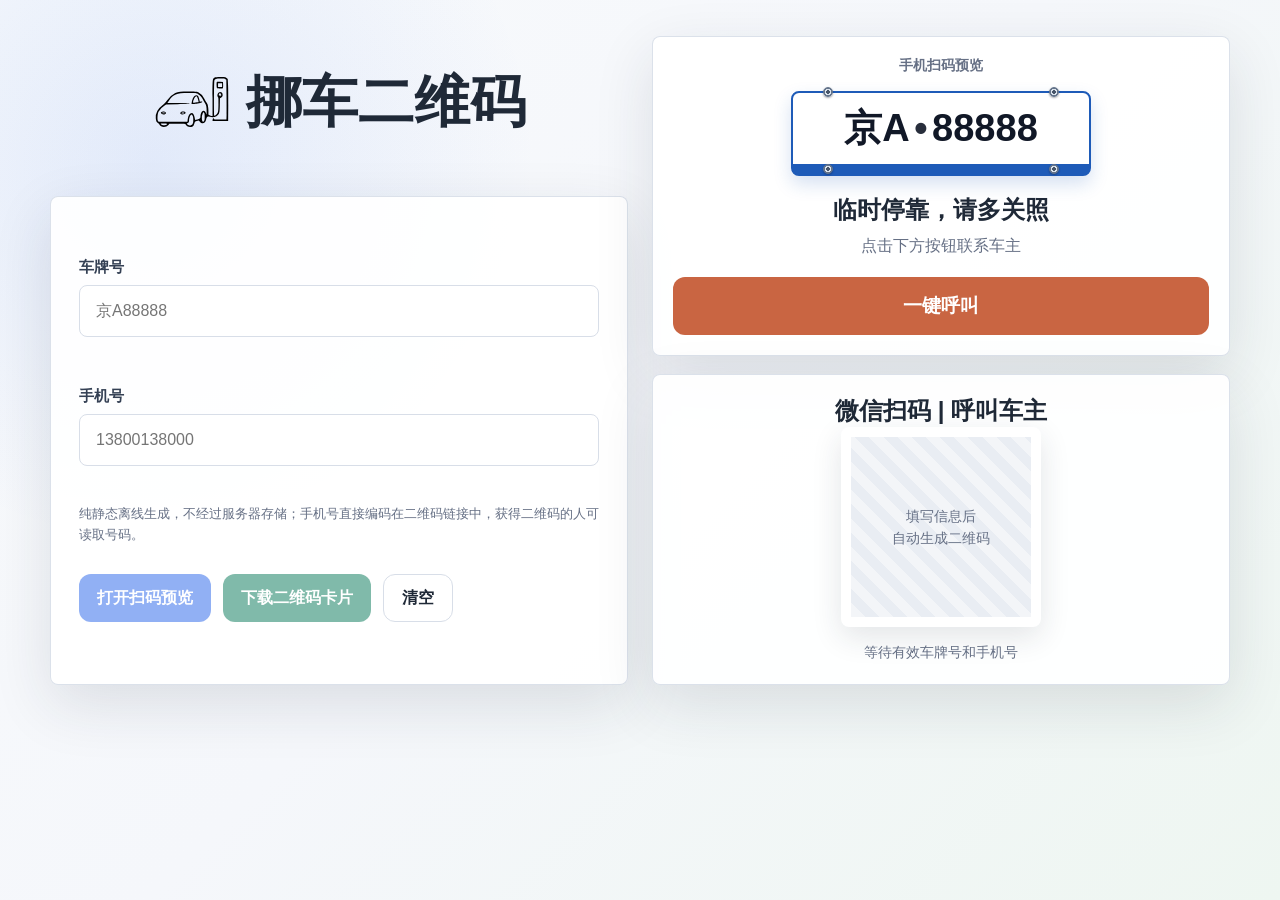
<file: public/index.html>
<!DOCTYPE html>
<html lang="zh-CN">
<head>
  <meta charset="UTF-8">
  <meta name="viewport" content="width=device-width, initial-scale=1.0, viewport-fit=cover">
  <meta name="theme-color" content="#f5f7fb">
  <meta name="referrer" content="no-referrer">
  <title>挪车二维码</title>
  <link rel="icon" type="image/svg+xml" href="electric-car-charging.svg">
  <link rel="stylesheet" href="styles.css">
  <script src="qrcode.min.js" defer></script>
  <script src="plate-utils.js" defer></script>
  <script src="index.js" defer></script>
</head>
<body class="generator-page">
  <main class="page">
    <section class="layout">
      <div class="left-pane">
        <header class="header">
          <h1><img class="site-logo" src="electric-car-charging.svg" alt="" aria-hidden="true">挪车二维码</h1>
        </header>

        <form class="panel form-panel" id="inputForm" novalidate>
          <div class="field">
            <label for="plateNumber">车牌号</label>
            <input id="plateNumber" name="plateNumber" type="text" autocomplete="off" placeholder="京A88888" aria-describedby="plateNumberError" required>
            <div id="plateNumberError" class="error" aria-live="polite"></div>
          </div>

          <div class="field">
            <label for="phoneNumber">手机号</label>
            <input id="phoneNumber" name="phoneNumber" type="tel" inputmode="numeric" autocomplete="tel" placeholder="13800138000" maxlength="20" aria-describedby="phoneNumberError phoneNumberHint" required>
            <div id="phoneNumberError" class="error" aria-live="polite"></div>
            <div id="phoneNumberHint" class="hint">纯静态离线生成，不经过服务器存储；手机号直接编码在二维码链接中，获得二维码的人可读取号码。</div>
          </div>

          <div class="actions">
            <a id="previewLink" class="button primary disabled" aria-disabled="true" target="_blank" rel="noopener noreferrer">打开扫码预览</a>
            <button id="downloadButton" class="button secondary" type="button" disabled>下载二维码卡片</button>
            <button id="resetButton" class="button ghost" type="button">清空</button>
          </div>
        </form>
      </div>

      <aside class="preview-column" aria-label="实时预览">
        <section class="panel phone-preview">
          <p class="preview-title">手机扫码预览</p>
          <div id="previewPlate" class="plate" aria-label="车牌号预览">
            <span class="plate-screw screw-top-left" aria-hidden="true"></span>
            <span class="plate-screw screw-top-right" aria-hidden="true"></span>
            <span class="plate-screw screw-bottom-left" aria-hidden="true"></span>
            <span class="plate-screw screw-bottom-right" aria-hidden="true"></span>
            <span id="previewProvince">京</span><span id="previewLetter">A</span><span class="plate-dot" aria-hidden="true">•</span><span id="previewNumber">88888</span>
          </div>
          <h2 class="scan-message">临时停靠，请多关照</h2>
          <p class="scan-copy">点击下方按钮联系车主</p>
          <span class="call-preview">一键呼叫</span>
        </section>

        <section class="panel print-card" id="cardContent">
          <h2>微信扫码 | 呼叫车主</h2>
          <div id="qrcode">
            <div class="qr-placeholder">填写信息后<br>自动生成二维码</div>
          </div>
          <div id="qrStatus" class="status" role="status">等待有效车牌号和手机号</div>
        </section>
      </aside>
    </section>
  </main>

  <div id="saveModal" class="save-modal" role="dialog" aria-modal="true" aria-labelledby="saveModalTitle" hidden>
    <div class="save-modal-backdrop" data-close-modal="true"></div>
    <div class="save-modal-dialog" role="document">
      <div class="save-modal-header">
        <h2 id="saveModalTitle">长按图片保存</h2>
        <button id="closeSaveModal" class="save-modal-close" type="button" aria-label="关闭弹窗">×</button>
      </div>
      <p class="save-modal-tip">微信内置浏览器不支持直接下载图片，请长按下方二维码卡片保存到相册。</p>
      <img id="saveModalImage" class="save-modal-image" alt="可长按保存的挪车二维码卡片">
      <button id="confirmSaveModal" class="button ghost save-modal-action" type="button">关闭</button>
    </div>
  </div>
</body>
</html>
</file>
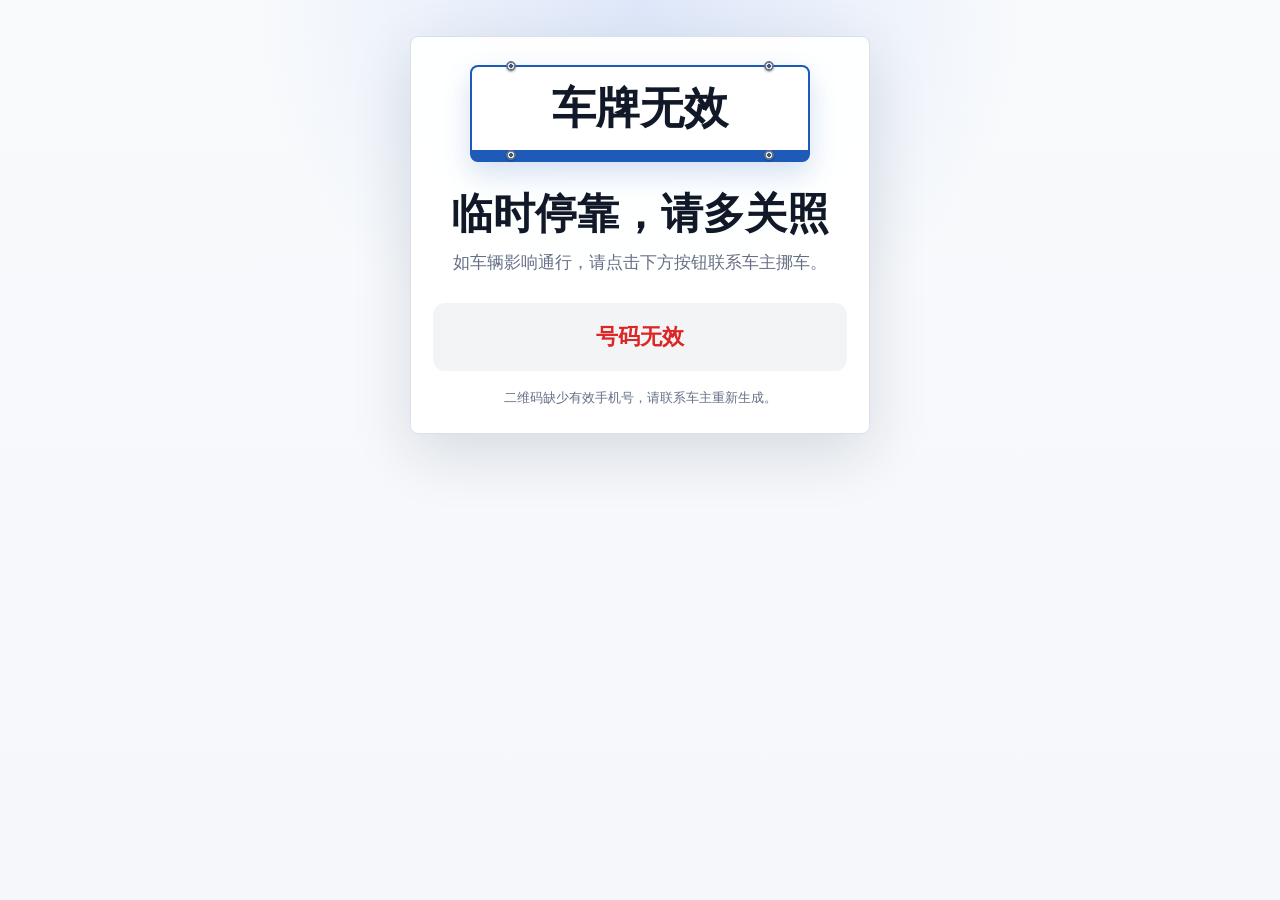
<file: public/info.html>
<!DOCTYPE html>
<html lang="zh-CN">
<head>
  <meta charset="UTF-8">
  <meta name="viewport" content="width=device-width, initial-scale=1.0, viewport-fit=cover">
  <meta name="theme-color" content="#f5f7fb">
  <meta name="referrer" content="no-referrer">
  <meta name="robots" content="noindex, nofollow">
  <title>挪车信息</title>
  <link rel="icon" type="image/svg+xml" href="electric-car-charging.svg">
  <link rel="stylesheet" href="styles.css">
  <script src="plate-utils.js" defer></script>
  <script src="info.js" defer></script>
</head>
<body class="info-page">
  <main class="page">
    <section class="panel">
      <div id="carPlate" class="plate" aria-label="车牌号">
        <span class="plate-screw screw-top-left" aria-hidden="true"></span>
        <span class="plate-screw screw-top-right" aria-hidden="true"></span>
        <span class="plate-screw screw-bottom-left" aria-hidden="true"></span>
        <span class="plate-screw screw-bottom-right" aria-hidden="true"></span>
        <span id="carProvince">京</span><span id="carLetter">A</span><span class="plate-dot" aria-hidden="true">•</span><span id="carNumber">88888</span>
      </div>
      <h1>临时停靠，请多关照</h1>
      <p class="copy"><span class="copy-desktop">如车辆影响通行，请点击下方按钮联系车主挪车。</span><span class="copy-mobile">点击下方按钮联系车主</span></p>
      <a id="callButton" class="call-button" aria-disabled="true">一键呼叫</a>
      <p id="notice" class="notice">本卡片纯静态离线运行，不经服务器存储；联系方式直接编码在二维码链接中，点击按钮即可拨号。</p>
    </section>
  </main>
</body>
</html>
</file>
<file: public/styles.css>
:root {
  --bg: #f5f7fb;
  --text: #1f2937;
  --text-strong: #111827;
  --muted: #667085;
  --line: #d8dee8;
  --primary: #2563eb;
  --primary-dark: #1d4ed8;
  --accent: #047857;
  --accent-dark: #065f46;
  --call: #c96542;
  --call-dark: #b55635;
  --plate: #1e5bb8;
  --danger: #dc2626;
  --shadow: 0 20px 60px rgba(31, 41, 55, 0.12);
  --scrollbar-thumb: rgba(15, 23, 42, 0.35);
  --scrollbar-thumb-hover: rgba(15, 23, 42, 0.5);
}

* {
  box-sizing: border-box;
}

/* Unified thin scrollbar */
@supports not selector(::-webkit-scrollbar) {
  * {
    scrollbar-width: thin;
    scrollbar-color: var(--scrollbar-thumb) transparent;
  }
}

::-webkit-scrollbar {
  width: 6px;
  height: 6px;
}

::-webkit-scrollbar-track {
  background: transparent;
}

::-webkit-scrollbar-thumb {
  background-color: var(--scrollbar-thumb);
  border-radius: 9999px;
}

::-webkit-scrollbar-thumb:hover {
  background-color: var(--scrollbar-thumb-hover);
}

::-webkit-scrollbar-corner {
  background: transparent;
}

html {
  background-color: var(--bg);
}

body {
  min-height: 100vh;
  min-height: 100dvh;
  margin: 0;
  color: var(--text);
  background-color: var(--bg);
  font-family: -apple-system, BlinkMacSystemFont, "Segoe UI", "PingFang SC", "Microsoft YaHei", sans-serif;
}

body.generator-page {
  background-color: var(--bg);
  background-image:
    radial-gradient(circle at 12% 18%, rgba(37, 99, 235, 0.10), transparent 24rem),
    linear-gradient(135deg, #f8fafc 0%, var(--bg) 48%, #eef6f1 100%);
  background-repeat: no-repeat;
}

body.info-page {
  display: grid;
  align-items: start;
  justify-items: center;
  color: var(--text-strong);
  background-color: var(--bg);
  background-image:
    radial-gradient(circle at 50% 0%, rgba(37, 99, 235, 0.12), transparent 24rem),
    linear-gradient(180deg, #f8fafc 0%, var(--bg) 100%);
  background-repeat: no-repeat;
}

button,
input {
  font: inherit;
}

a {
  color: inherit;
}

:focus-visible {
  outline: 3px solid var(--primary);
  outline-offset: 2px;
}

.panel {
  border: 1px solid rgba(216, 222, 232, 0.9);
  border-radius: 8px;
  background: rgba(255, 255, 255, 0.92);
  box-shadow: var(--shadow);
}

/* Shared license plate component */
.plate {
  display: inline-flex;
  position: relative;
  max-width: 100%;
  align-items: center;
  justify-content: center;
  border: 2px solid var(--plate);
  border-bottom-width: 12px;
  border-radius: 8px;
  color: #111827;
  background: #fff;
  font-weight: 900;
  letter-spacing: 0;
  text-transform: uppercase;
  white-space: nowrap;
}

.plate-screw {
  position: absolute;
  z-index: 1;
  width: 10px;
  height: 10px;
  border: 1px solid #64748b;
  border-radius: 50%;
  background: radial-gradient(circle, #475569 0 28%, #dbe3ec 32% 58%, #64748b 62% 100%);
  box-shadow: 0 1px 2px rgba(15, 23, 42, 0.38);
}

.screw-top-left,
.screw-bottom-left {
  left: 10%;
}

.screw-top-right,
.screw-bottom-right {
  right: 10%;
}

.screw-top-left,
.screw-top-right {
  top: -6px;
}

.screw-bottom-left,
.screw-bottom-right {
  bottom: -10px;
}

.plate-dot {
  margin: 0 0.12em;
  opacity: 0.9;
}

.plate-dot[hidden] {
  display: none;
}

/* Generator page (index.html) */
.generator-page .page {
  display: grid;
  width: min(1212px, 100%);
  min-height: 100vh;
  min-height: 100dvh;
  margin: 0 auto;
  padding:
    calc(36px + env(safe-area-inset-top))
    calc(16px + env(safe-area-inset-right))
    calc(36px + env(safe-area-inset-bottom))
    calc(16px + env(safe-area-inset-left));
  align-items: start;
  justify-items: center;
}

.generator-page h1 {
  display: inline-flex;
  align-items: center;
  justify-content: center;
  gap: 14px;
  margin: 0;
  font-size: clamp(36px, 5.3vw, 56px);
  line-height: 1;
  letter-spacing: 0;
}

.site-logo {
  width: auto;
  height: 1em;
  flex: 0 0 auto;
}

.layout {
  width: 100%;
  display: grid;
  grid-template-columns: minmax(0, 1fr) minmax(380px, 1fr);
  gap: 24px;
  align-items: stretch;
}

.left-pane {
  display: grid;
  grid-template-rows: auto 1fr;
  gap: 28px;
  height: 100%;
}

.header {
  display: grid;
  min-height: 132px;
  margin: 0;
  align-items: center;
  text-align: center;
}

.form-panel {
  display: flex;
  min-height: 430px;
  flex-direction: column;
  justify-content: center;
  padding: 28px;
}

.field {
  margin-bottom: 20px;
  text-align: left;
}

label {
  display: block;
  margin-bottom: 8px;
  color: #344054;
  font-size: 15px;
  font-weight: 700;
}

input {
  width: 100%;
  height: 52px;
  border: 1px solid var(--line);
  border-radius: 8px;
  padding: 0 16px;
  color: var(--text);
  background: #fff;
  outline: none;
  transition: border-color 0.18s ease, box-shadow 0.18s ease;
}

input:focus,
input:focus-visible {
  outline: none;
  border-color: var(--primary);
  box-shadow: 0 0 0 4px rgba(37, 99, 235, 0.16);
}

.hint,
.error {
  min-height: 22px;
  margin-top: 8px;
  font-size: 13px;
  line-height: 1.6;
}

.hint {
  color: var(--muted);
}

.error {
  color: var(--danger);
}

.actions {
  display: flex;
  flex-wrap: wrap;
  gap: 12px;
  margin-top: 8px;
}

.button {
  display: inline-flex;
  min-height: 48px;
  align-items: center;
  justify-content: center;
  border: 0;
  border-radius: 12px;
  padding: 0 18px;
  color: #fff;
  font-weight: 800;
  text-decoration: none;
  cursor: pointer;
  transition: transform 0.18s ease, box-shadow 0.18s ease, background 0.18s ease;
}

.button:hover:not(:disabled):not(.disabled) {
  transform: translateY(-1px);
  box-shadow: 0 10px 24px rgba(31, 41, 55, 0.18);
}

.button.primary {
  background: var(--primary);
}

.button.primary:hover:not(:disabled):not(.disabled) {
  background: var(--primary-dark);
}

.button.secondary {
  background: var(--accent);
}

.button.secondary:hover:not(:disabled):not(.disabled) {
  background: var(--accent-dark);
}

.button.ghost {
  border: 1px solid var(--line);
  color: var(--text);
  background: #fff;
}

.button.ghost:hover:not(:disabled):not(.disabled) {
  background: #f8fafc;
}

.button:disabled,
.button.disabled {
  cursor: not-allowed;
  opacity: 0.5;
  transform: none;
  box-shadow: none;
}

.preview-column {
  display: grid;
  grid-template-rows: auto 1fr;
  gap: 18px;
  height: 100%;
}

.phone-preview,
.print-card {
  overflow: hidden;
  text-align: center;
}

.phone-preview {
  padding: 20px;
}

.preview-title {
  margin: 0 0 16px;
  color: var(--muted);
  font-size: 14px;
  font-weight: 800;
}

.generator-page .plate {
  min-width: min(100%, 300px);
  padding: 10px 18px;
  box-shadow: 0 8px 18px rgba(30, 91, 184, 0.18);
  font-size: clamp(24px, 4.4vw, 38px);
}

.generator-page .plate.plate--nev {
  font-size: clamp(21px, 3.8vw, 34px);
}

.scan-message {
  margin: 18px 0 6px;
  font-size: 24px;
  font-weight: 900;
}

.scan-copy {
  margin: 0 auto 18px;
  color: var(--muted);
  line-height: 1.7;
}

.call-preview {
  display: inline-flex;
  width: 100%;
  min-height: 58px;
  align-items: center;
  justify-content: center;
  border-radius: 12px;
  padding: 0 18px;
  color: #fff;
  background: var(--call);
  font-size: 19px;
  font-weight: 800;
  letter-spacing: 0;
  cursor: default;
  user-select: none;
}

.print-card {
  display: flex;
  flex-direction: column;
  justify-content: center;
  padding: 20px;
}

.print-card h2 {
  margin: 0;
  font-size: 24px;
  letter-spacing: 0;
}

#qrcode {
  display: grid;
  width: 200px;
  height: 200px;
  place-items: center;
  margin: 0 auto;
  border: 10px solid #fff;
  border-radius: 8px;
  background: #fff;
  box-shadow: 0 10px 30px rgba(31, 41, 55, 0.12);
}

#qrcode img,
#qrcode canvas,
#qrcode svg {
  width: 100%;
  height: 100%;
}

.qr-placeholder {
  display: grid;
  width: 100%;
  height: 100%;
  place-items: center;
  color: var(--muted);
  background: repeating-linear-gradient(45deg, #f3f5f8 0, #f3f5f8 10px, #e9edf3 10px, #e9edf3 20px);
  font-size: 14px;
  line-height: 1.6;
  white-space: pre-line;
}

.status {
  margin-top: 14px;
  color: var(--muted);
  font-size: 14px;
  line-height: 1.6;
  word-break: break-all;
}

/* WeChat save fallback modal */
.save-modal {
  position: fixed;
  inset: 0;
  z-index: 1000;
  display: flex;
  align-items: center;
  justify-content: center;
  padding:
    calc(16px + env(safe-area-inset-top))
    calc(16px + env(safe-area-inset-right))
    calc(16px + env(safe-area-inset-bottom))
    calc(16px + env(safe-area-inset-left));
}

.save-modal[hidden] {
  display: none;
  visibility: hidden;
  opacity: 0;
  pointer-events: none;
}

.save-modal[hidden] .save-modal-dialog {
  box-shadow: none;
}

.save-modal-backdrop {
  position: fixed;
  inset: 0;
  background: rgba(15, 23, 42, 0.65);
}

.save-modal-dialog {
  position: relative;
  z-index: 1;
  width: min(100%, 400px);
  max-height: 90vh;
  max-height: min(90dvh, 100%);
  overflow-y: auto;
  border-radius: 12px;
  padding: 20px;
  background: #fff;
  box-shadow: 0 24px 64px rgba(15, 23, 42, 0.32);
  text-align: center;
}

.save-modal-header {
  display: flex;
  align-items: center;
  justify-content: space-between;
  gap: 12px;
  margin-bottom: 10px;
}

.save-modal-header h2 {
  margin: 0;
  font-size: 18px;
  color: var(--text-strong);
}

.save-modal-close {
  display: inline-flex;
  width: 36px;
  height: 36px;
  align-items: center;
  justify-content: center;
  border: 1px solid var(--line);
  border-radius: 8px;
  background: #fff;
  color: var(--text);
  font-size: 22px;
  line-height: 1;
  cursor: pointer;
}

.save-modal-close:hover {
  background: #f8fafc;
}

.save-modal-tip {
  margin: 0 0 14px;
  color: var(--muted);
  font-size: 13px;
  line-height: 1.6;
  text-align: left;
}

.save-modal-image {
  display: block;
  width: 100%;
  height: auto;
  border: 1px solid var(--line);
  border-radius: 8px;
  margin-bottom: 14px;
}

.save-modal-action {
  width: 100%;
}

/* Info / scan page (info.html) */
.info-page .page {
  width: min(100%, 492px);
  padding:
    calc(36px + env(safe-area-inset-top))
    calc(16px + env(safe-area-inset-right))
    calc(36px + env(safe-area-inset-bottom))
    calc(16px + env(safe-area-inset-left));
  text-align: center;
}

.info-page .panel {
  border-color: rgba(216, 222, 232, 0.95);
  padding: 28px 22px 24px;
  background: rgba(255, 255, 255, 0.94);
  box-shadow: 0 20px 60px rgba(31, 41, 55, 0.14);
}

.info-page .plate {
  width: min(100%, 340px);
  padding: 12px 16px;
  box-shadow: 0 12px 28px rgba(30, 91, 184, 0.18);
  font-size: clamp(26px, 8.2vw, 44px);
}

.info-page .plate.plate--nev {
  font-size: clamp(22px, 7vw, 38px);
}

.info-page h1 {
  margin: 28px 0 10px;
  font-size: clamp(30px, 8vw, 42px);
  line-height: 1.15;
  letter-spacing: 0;
}

.info-page .copy {
  margin: 0 auto 24px;
  color: var(--muted);
  font-size: 17px;
  line-height: 1.8;
}

.info-page .copy-mobile {
  display: none;
}

.call-button {
  display: inline-flex;
  width: 100%;
  min-height: 68px;
  align-items: center;
  justify-content: center;
  border-radius: 12px;
  color: #fff;
  background: var(--call);
  box-shadow: 0 14px 30px rgba(201, 101, 66, 0.24);
  font-size: 22px;
  font-weight: 900;
  text-decoration: none;
  transition: transform 0.18s ease, box-shadow 0.18s ease, background 0.18s ease;
}

.call-button:hover:not(.empty):not([aria-disabled="true"]) {
  transform: translateY(-1px);
  background: var(--call-dark);
  box-shadow: 0 18px 34px rgba(201, 101, 66, 0.32);
}

.notice {
  margin: 16px 0 0;
  color: var(--muted);
  font-size: 13px;
  line-height: 1.7;
}

.call-button.empty {
  background: #f3f4f6;
  box-shadow: none;
  color: var(--danger);
  font-weight: 800;
  pointer-events: none;
}

/* Responsive: medium dual-column layout for generator page */
@media (max-width: 760px) and (min-width: 521px) {
  .generator-page .page {
    width: 100%;
    padding:
      calc(24px + env(safe-area-inset-top))
      calc(12px + env(safe-area-inset-right))
      calc(24px + env(safe-area-inset-bottom))
      calc(12px + env(safe-area-inset-left));
  }

  .layout {
    grid-template-columns: minmax(0, 1fr) minmax(0, 1fr);
    gap: 12px;
  }

  .left-pane {
    gap: 18px;
  }

  .header {
    min-height: 68px;
  }

  .generator-page h1 {
    font-size: 38px;
  }

  .form-panel,
  .phone-preview,
  .print-card {
    padding: 14px;
  }

  .field {
    margin-bottom: 14px;
  }

  .form-panel {
    min-height: 0;
  }

  input {
    height: 46px;
    padding: 0 12px;
  }

  .hint,
  .error {
    min-height: 18px;
    font-size: 12px;
  }

  .actions {
    display: grid;
    gap: 10px;
  }

  .button {
    width: 100%;
    min-height: 42px;
    padding: 0 10px;
    font-size: 14px;
  }

  .preview-column {
    gap: 12px;
  }

  .preview-title {
    margin-bottom: 10px;
    font-size: 12px;
  }

  .generator-page .plate {
    width: 100%;
    min-width: 0;
    padding: 8px 8px;
    font-size: clamp(20px, 3.6vw, 28px);
  }

  .generator-page .plate.plate--nev {
    font-size: clamp(18px, 3.2vw, 24px);
  }

  .scan-message {
    margin-top: 12px;
    font-size: 18px;
  }

  .scan-copy {
    margin-bottom: 12px;
    font-size: 13px;
  }

  .call-preview {
    min-height: 44px;
    font-size: 16px;
  }

  .print-card h2 {
    font-size: 18px;
  }

  #qrcode {
    width: 138px;
    height: 138px;
    border-width: 7px;
  }

  .status {
    margin-top: 10px;
    font-size: 12px;
  }
}

/* Responsive: narrow mobile layout */
@media (max-width: 520px) {
  .generator-page .page {
    width: 100%;
    padding:
      calc(20px + env(safe-area-inset-top))
      calc(12px + env(safe-area-inset-right))
      calc(20px + env(safe-area-inset-bottom))
      calc(12px + env(safe-area-inset-left));
    min-height: auto;
    place-items: stretch;
  }

  .layout {
    grid-template-columns: 1fr;
    align-items: start;
  }

  .left-pane,
  .preview-column {
    height: auto;
  }

  .header {
    min-height: auto;
  }

  .form-panel {
    min-height: 0;
  }

  .form-panel,
  .phone-preview,
  .print-card {
    padding: 20px;
  }

  .generator-page .phone-preview .plate {
    width: 100%;
    min-width: 0;
    padding: 10px 12px;
    font-size: clamp(24px, 7.2vw, 36px);
  }

  .generator-page .phone-preview .plate.plate--nev {
    font-size: clamp(21px, 6.2vw, 32px);
  }

  .actions {
    display: grid;
  }

  .button {
    width: 100%;
  }

  .info-page .page {
    padding:
      calc(20px + env(safe-area-inset-top))
      calc(16px + env(safe-area-inset-right))
      calc(20px + env(safe-area-inset-bottom))
      calc(16px + env(safe-area-inset-left));
  }

  .info-page .plate {
    width: 100%;
    padding: 10px 12px;
    font-size: clamp(24px, 7.6vw, 38px);
  }

  .info-page .plate.plate--nev {
    font-size: clamp(21px, 6.6vw, 34px);
  }

  .info-page h1 {
    margin-bottom: 16px;
  }

  .info-page .copy-desktop {
    display: none;
  }

  .info-page .copy-mobile {
    display: inline;
  }
}

@media (prefers-reduced-motion: reduce) {
  *,
  *::before,
  *::after {
    animation-duration: 0.01ms !important;
    animation-iteration-count: 1 !important;
    transition-duration: 0.01ms !important;
    scroll-behavior: auto !important;
  }

  .button:hover:not(:disabled):not(.disabled),
  .call-button:hover:not(.empty):not([aria-disabled="true"]) {
    transform: none;
  }
}
</file>
